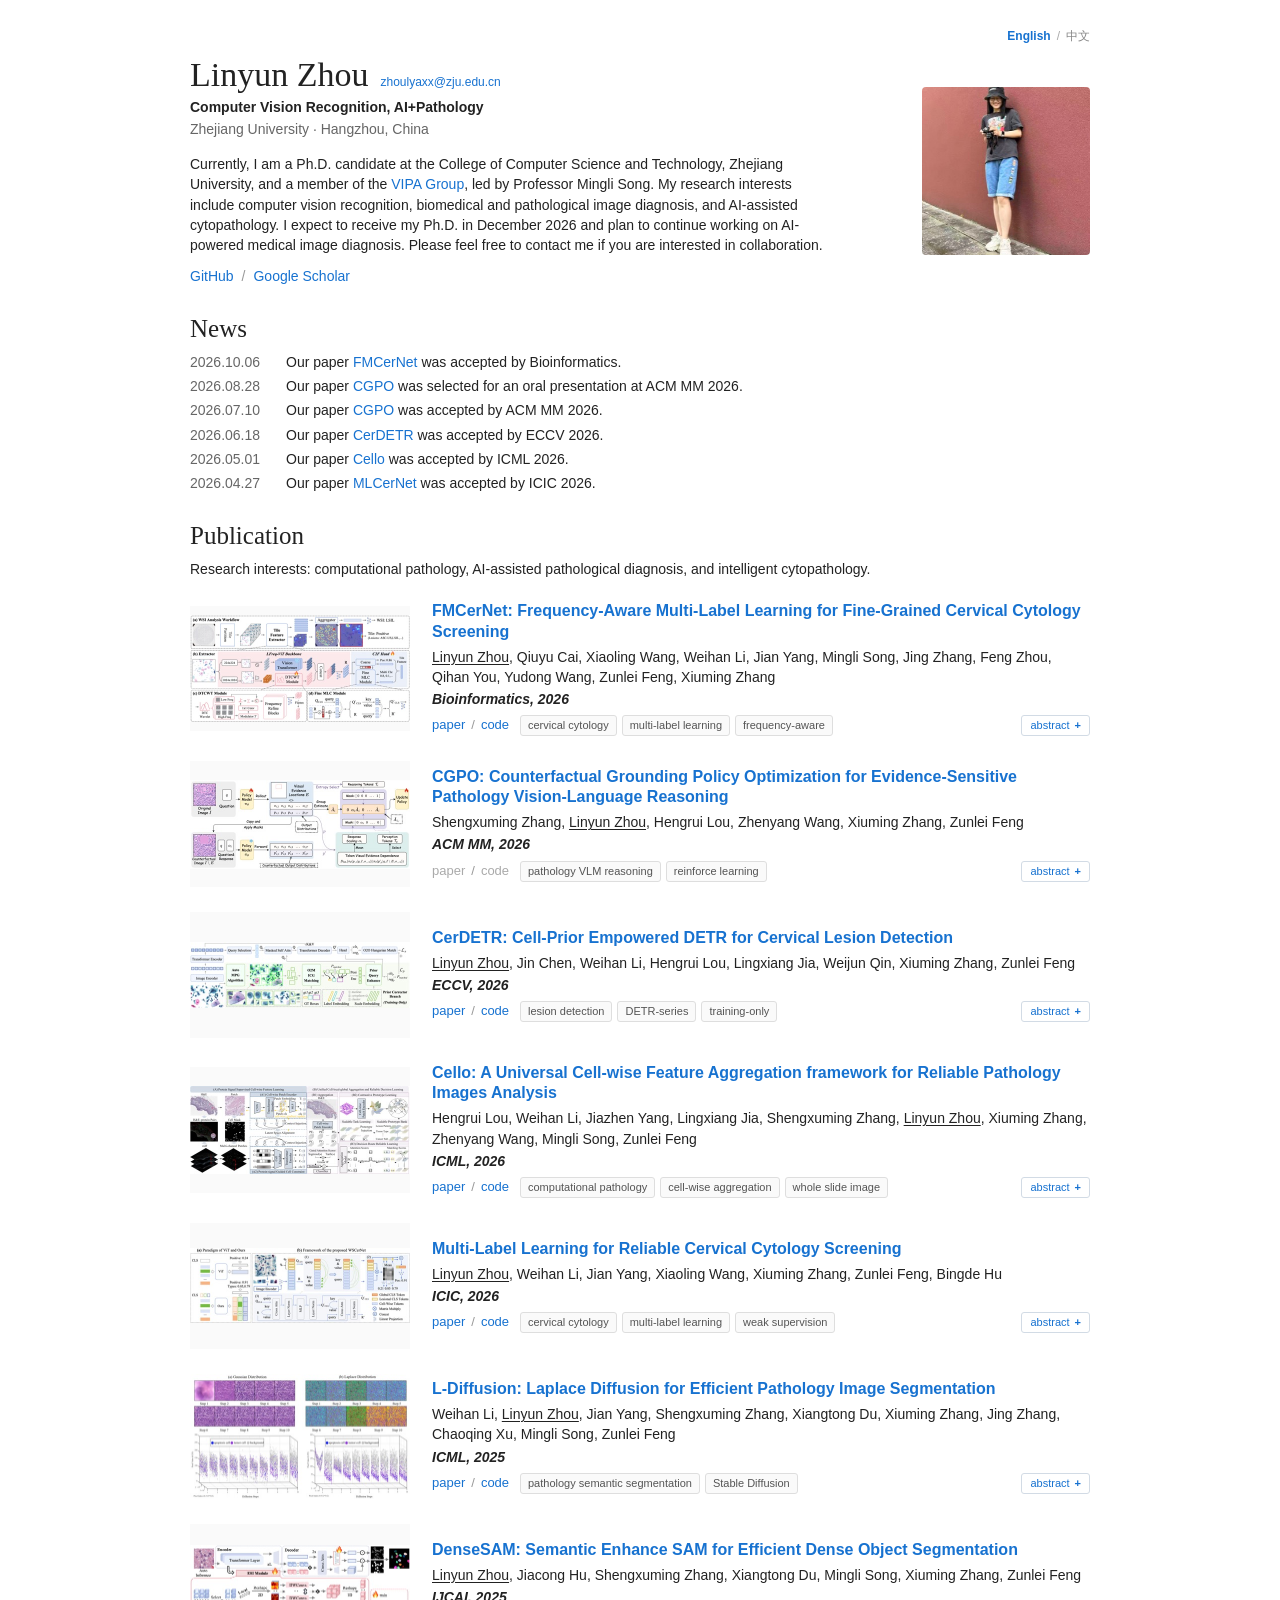
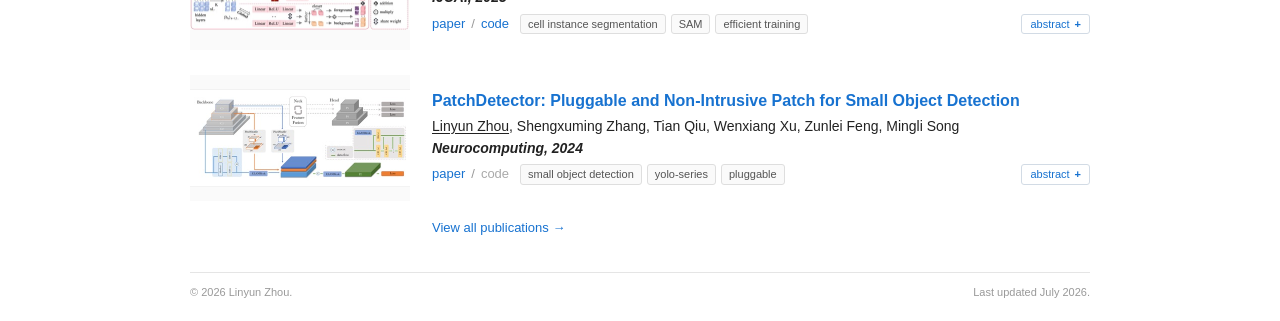
<file: index.html>
<!DOCTYPE html><html lang="en"><head><meta charSet="utf-8"/><meta name="viewport" content="width=device-width, initial-scale=1"/><link rel="preload" as="image" href="/avatar-thumbnail.jpg"/><link rel="preload" as="image" href="/projects/thumbnails/fmcernet.jpg"/><link rel="stylesheet" href="/_next/static/chunks/07cex6bpmpkcy.css" data-precedence="next"/><link rel="preload" as="script" fetchPriority="low" href="/_next/static/chunks/0ht900cau6_ur.js"/><script src="/_next/static/chunks/0r8nt2o8muejo.js" async=""></script><script src="/_next/static/chunks/07lhk_q6pmm3r.js" async=""></script><script src="/_next/static/chunks/turbopack-05c8c~j12fn14.js" async=""></script><script src="/_next/static/chunks/0dbhjjzl8qfwv.js" async=""></script><script src="/_next/static/chunks/0oc1-01xigkw9.js" async=""></script><title>Linyun Zhou Homepage</title><meta name="description" content="Research portfolio of Linyun Zhou, focusing on object detection, image segmentation, and medical imaging."/><link rel="author" href="https://github.com/imAzhou"/><meta name="author" content="Linyun Zhou"/><meta property="og:title" content="Linyun Zhou Homepage"/><meta property="og:description" content="Selected research in object detection, segmentation, and medical imaging."/><meta property="og:type" content="website"/><meta name="twitter:card" content="summary"/><meta name="twitter:title" content="Linyun Zhou Homepage"/><meta name="twitter:description" content="Selected research in object detection, segmentation, and medical imaging."/><link rel="icon" href="/icon.svg?icon.00i9zz4xi~-e_.svg" sizes="any" type="image/svg+xml"/><script src="/_next/static/chunks/03~yq9q893hmn.js" noModule=""></script></head><body><div hidden=""><!--$--><!--/$--></div><main class="page-shell"><div class="language-switch" role="group" aria-label="Language"><button class="active" aria-pressed="true">English</button><span>/</span><button class="" aria-pressed="false">中文</button></div><header class="profile"><div class="profile-copy"><div class="name-line"><h1>Linyun Zhou</h1><a class="name-email" href="mailto:zhoulyaxx@zju.edu.cn">zhoulyaxx@zju.edu.cn</a></div><p class="role">Computer Vision Recognition, AI+Pathology</p><p class="affiliation">Zhejiang University · Hangzhou, China</p><p class="bio">Currently, I am a Ph.D. candidate at the College of Computer Science and Technology, Zhejiang University, and a member of the <a href="https://www.vipazoo.cn/" target="_blank" rel="noreferrer">VIPA Group</a>, led by Professor Mingli Song. My research interests include computer vision recognition, biomedical and pathological image diagnosis, and AI-assisted cytopathology. I expect to receive my Ph.D. in December 2026 and plan to continue working on AI-powered medical image diagnosis. Please feel free to contact me if you are interested in collaboration.</p><p class="profile-links"><a href="https://github.com/imAzhou" target="_blank" rel="noreferrer">GitHub</a><span>/</span><a href="https://scholar.google.com.sg/citations?hl=zh-CN&amp;user=ndx7BsIAAAAJ" target="_blank" rel="noreferrer">Google Scholar</a></p></div><button class="portrait" type="button" aria-label="View portrait"><img src="/avatar-thumbnail.jpg" alt="Portrait of Linyun Zhou" width="291" height="320"/></button></header><section class="news-section"><h2>News</h2><ul class="news-list"><li><time dateTime="2026-10-06">2026.10.06</time><span>Our paper <a href="#publication-7">FMCerNet</a> was accepted by Bioinformatics.</span></li><li><time dateTime="2026-08-28">2026.08.28</time><span>Our paper <a href="#publication-0">CGPO</a> was selected for an oral presentation at ACM MM 2026.</span></li><li><time dateTime="2026-07-10">2026.07.10</time><span>Our paper <a href="#publication-0">CGPO</a> was accepted by ACM MM 2026.</span></li><li><time dateTime="2026-06-18">2026.06.18</time><span>Our paper <a href="https://link.springer.com/chapter/10.1007/978-3-032-37592-6_2" target="_blank" rel="noreferrer">CerDETR</a> was accepted by ECCV 2026.</span></li><li><time dateTime="2026-05-01">2026.05.01</time><span>Our paper <a href="https://icml.cc/virtual/2026/poster/66532" target="_blank" rel="noreferrer">Cello</a> was accepted by ICML 2026.</span></li><li><time dateTime="2026-04-27">2026.04.27</time><span>Our paper <a href="https://link.springer.com/chapter/10.1007/978-981-92-3495-0_5" target="_blank" rel="noreferrer">MLCerNet</a> was accepted by ICIC 2026.</span></li></ul></section><section class="research-section"><h2>Publication</h2><p class="research-intro">Research interests: computational pathology, AI-assisted pathological diagnosis, and intelligent cytopathology.</p><div class="publication-list"><article class="publication" id="publication-7"><a class="publication-image" href="/projects/FMCerNet.png" target="_blank" aria-label="FMCerNet: Frequency-Aware Multi-Label Learning for Fine-Grained Cervical Cytology Screening full figure"><img src="/projects/thumbnails/fmcernet.jpg" alt="FMCerNet: Frequency-Aware Multi-Label Learning for Fine-Grained Cervical Cytology Screening framework" loading="eager" decoding="async"/></a><div class="publication-copy"><h3><a href="https://academic.oup.com/bioinformatics/article/42/10/btag759/8943329?login=false" target="_blank" rel="noreferrer">FMCerNet: Frequency-Aware Multi-Label Learning for Fine-Grained Cervical Cytology Screening</a></h3><p class="authors"><span class="self-author">Linyun Zhou</span>, Qiuyu Cai, Xiaoling Wang, Weihan Li, Jian Yang, Mingli Song, Jing Zhang, Feng Zhou, Qihan You, Yudong Wang, Zunlei Feng, Xiuming Zhang</p><p class="venue">Bioinformatics, 2026</p><div class="publication-meta-row"><p class="publication-links"><a href="https://academic.oup.com/bioinformatics/article/42/10/btag759/8943329?login=false" target="_blank" rel="noreferrer">paper</a><span>/</span><a href="https://github.com/imAzhou/FMCerNet" target="_blank" rel="noreferrer">code</a></p><ul class="tag-list" aria-label="Research tags"><li>cervical cytology</li><li>multi-label learning</li><li>frequency-aware</li></ul><button class="abstract-toggle" type="button" aria-expanded="false" aria-controls="abstract-7">abstract<!-- --> <span aria-hidden="true">+</span></button></div></div></article><article class="publication" id="publication-0"><a class="publication-image" href="/projects/CGPO.png" target="_blank" aria-label="CGPO: Counterfactual Grounding Policy Optimization for Evidence-Sensitive Pathology Vision-Language Reasoning full figure"><img src="/projects/thumbnails/cgpo.jpg" alt="CGPO: Counterfactual Grounding Policy Optimization for Evidence-Sensitive Pathology Vision-Language Reasoning framework" loading="lazy" decoding="async"/></a><div class="publication-copy"><h3>CGPO: Counterfactual Grounding Policy Optimization for Evidence-Sensitive Pathology Vision-Language Reasoning</h3><p class="authors">Shengxuming Zhang, <span class="self-author">Linyun Zhou</span>, Hengrui Lou, Zhenyang Wang, Xiuming Zhang, Zunlei Feng</p><p class="venue">ACM MM, 2026</p><div class="publication-meta-row"><p class="publication-links"><span class="disabled-link" aria-disabled="true">paper</span><span>/</span><span class="disabled-link" aria-disabled="true">code</span></p><ul class="tag-list" aria-label="Research tags"><li>pathology VLM reasoning</li><li>reinforce learning</li></ul><button class="abstract-toggle" type="button" aria-expanded="false" aria-controls="abstract-0">abstract<!-- --> <span aria-hidden="true">+</span></button></div></div></article><article class="publication" id="publication-1"><a class="publication-image" href="/projects/cerdetr.png" target="_blank" aria-label="CerDETR: Cell-Prior Empowered DETR for Cervical Lesion Detection full figure"><img src="/projects/thumbnails/cerdetr.jpg" alt="CerDETR: Cell-Prior Empowered DETR for Cervical Lesion Detection framework" loading="lazy" decoding="async"/></a><div class="publication-copy"><h3><a href="https://link.springer.com/chapter/10.1007/978-3-032-37592-6_2" target="_blank" rel="noreferrer">CerDETR: Cell-Prior Empowered DETR for Cervical Lesion Detection</a></h3><p class="authors"><span class="self-author">Linyun Zhou</span>, Jin Chen, Weihan Li, Hengrui Lou, Lingxiang Jia, Weijun Qin, Xiuming Zhang, Zunlei Feng</p><p class="venue">ECCV, 2026</p><div class="publication-meta-row"><p class="publication-links"><a href="https://link.springer.com/chapter/10.1007/978-3-032-37592-6_2" target="_blank" rel="noreferrer">paper</a><span>/</span><a href="https://github.com/imAzhou/CerDETR" target="_blank" rel="noreferrer">code</a></p><ul class="tag-list" aria-label="Research tags"><li>lesion detection</li><li>DETR-series</li><li>training-only</li></ul><button class="abstract-toggle" type="button" aria-expanded="false" aria-controls="abstract-1">abstract<!-- --> <span aria-hidden="true">+</span></button></div></div></article><article class="publication" id="publication-3"><a class="publication-image" href="/projects/Cello.png" target="_blank" aria-label="Cello: A Universal Cell-wise Feature Aggregation framework for Reliable Pathology Images Analysis full figure"><img src="/projects/thumbnails/cello.jpg" alt="Cello: A Universal Cell-wise Feature Aggregation framework for Reliable Pathology Images Analysis framework" loading="lazy" decoding="async"/></a><div class="publication-copy"><h3><a href="https://icml.cc/virtual/2026/poster/66532" target="_blank" rel="noreferrer">Cello: A Universal Cell-wise Feature Aggregation framework for Reliable Pathology Images Analysis</a></h3><p class="authors">Hengrui Lou, Weihan Li, Jiazhen Yang, Lingxiang Jia, Shengxuming Zhang, <span class="self-author">Linyun Zhou</span>, Xiuming Zhang, Zhenyang Wang, Mingli Song, Zunlei Feng</p><p class="venue">ICML, 2026</p><div class="publication-meta-row"><p class="publication-links"><a href="https://icml.cc/virtual/2026/poster/66532" target="_blank" rel="noreferrer">paper</a><span>/</span><a href="https://anonymous.4open.science/r/Cello" target="_blank" rel="noreferrer">code</a></p><ul class="tag-list" aria-label="Research tags"><li>computational pathology</li><li>cell-wise aggregation</li><li>whole slide image</li></ul><button class="abstract-toggle" type="button" aria-expanded="false" aria-controls="abstract-3">abstract<!-- --> <span aria-hidden="true">+</span></button></div></div></article><article class="publication" id="publication-2"><a class="publication-image" href="/projects/MLCerNet.jpg" target="_blank" aria-label="Multi-Label Learning for Reliable Cervical Cytology Screening full figure"><img src="/projects/thumbnails/mlcernet.jpg" alt="Multi-Label Learning for Reliable Cervical Cytology Screening framework" loading="lazy" decoding="async"/></a><div class="publication-copy"><h3><a href="https://link.springer.com/chapter/10.1007/978-981-92-3495-0_5" target="_blank" rel="noreferrer">Multi-Label Learning for Reliable Cervical Cytology Screening</a></h3><p class="authors"><span class="self-author">Linyun Zhou</span>, Weihan Li, Jian Yang, Xiaoling Wang, Xiuming Zhang, Zunlei Feng, Bingde Hu</p><p class="venue">ICIC, 2026</p><div class="publication-meta-row"><p class="publication-links"><a href="https://link.springer.com/chapter/10.1007/978-981-92-3495-0_5" target="_blank" rel="noreferrer">paper</a><span>/</span><a href="https://github.com/imAzhou/MLCerNet" target="_blank" rel="noreferrer">code</a></p><ul class="tag-list" aria-label="Research tags"><li>cervical cytology</li><li>multi-label learning</li><li>weak supervision</li></ul><button class="abstract-toggle" type="button" aria-expanded="false" aria-controls="abstract-2">abstract<!-- --> <span aria-hidden="true">+</span></button></div></div></article><article class="publication" id="publication-4"><a class="publication-image" href="/projects/L-Diffusion.png" target="_blank" aria-label="L-Diffusion: Laplace Diffusion for Efficient Pathology Image Segmentation full figure"><img src="/projects/thumbnails/l-diffusion.jpg" alt="L-Diffusion: Laplace Diffusion for Efficient Pathology Image Segmentation framework" loading="lazy" decoding="async"/></a><div class="publication-copy"><h3><a href="https://proceedings.mlr.press/v267/li25ea.html" target="_blank" rel="noreferrer">L-Diffusion: Laplace Diffusion for Efficient Pathology Image Segmentation</a></h3><p class="authors">Weihan Li, <span class="self-author">Linyun Zhou</span>, Jian Yang, Shengxuming Zhang, Xiangtong Du, Xiuming Zhang, Jing Zhang, Chaoqing Xu, Mingli Song, Zunlei Feng</p><p class="venue">ICML, 2025</p><div class="publication-meta-row"><p class="publication-links"><a href="https://proceedings.mlr.press/v267/li25ea.html" target="_blank" rel="noreferrer">paper</a><span>/</span><a href="https://github.com/Lweihan/LDiffusion" target="_blank" rel="noreferrer">code</a></p><ul class="tag-list" aria-label="Research tags"><li>pathology semantic segmentation</li><li>Stable Diffusion</li></ul><button class="abstract-toggle" type="button" aria-expanded="false" aria-controls="abstract-4">abstract<!-- --> <span aria-hidden="true">+</span></button></div></div></article><article class="publication" id="publication-5"><a class="publication-image" href="/projects/densesam.png" target="_blank" aria-label="DenseSAM: Semantic Enhance SAM for Efficient Dense Object Segmentation full figure"><img src="/projects/thumbnails/densesam.jpg" alt="DenseSAM: Semantic Enhance SAM for Efficient Dense Object Segmentation framework" loading="lazy" decoding="async"/></a><div class="publication-copy"><h3><a href="https://www.ijcai.org/proceedings/2025/0889.pdf" target="_blank" rel="noreferrer">DenseSAM: Semantic Enhance SAM for Efficient Dense Object Segmentation</a></h3><p class="authors"><span class="self-author">Linyun Zhou</span>, Jiacong Hu, Shengxuming Zhang, Xiangtong Du, Mingli Song, Xiuming Zhang, Zunlei Feng</p><p class="venue">IJCAI, 2025</p><div class="publication-meta-row"><p class="publication-links"><a href="https://www.ijcai.org/proceedings/2025/0889.pdf" target="_blank" rel="noreferrer">paper</a><span>/</span><a href="https://github.com/imAzhou/DenseSAM" target="_blank" rel="noreferrer">code</a></p><ul class="tag-list" aria-label="Research tags"><li>cell instance segmentation</li><li>SAM</li><li>efficient training</li></ul><button class="abstract-toggle" type="button" aria-expanded="false" aria-controls="abstract-5">abstract<!-- --> <span aria-hidden="true">+</span></button></div></div></article><article class="publication" id="publication-6"><a class="publication-image" href="/projects/patchdetector.png" target="_blank" aria-label="PatchDetector: Pluggable and Non-Intrusive Patch for Small Object Detection full figure"><img src="/projects/thumbnails/patchdetector.jpg" alt="PatchDetector: Pluggable and Non-Intrusive Patch for Small Object Detection framework" loading="lazy" decoding="async"/></a><div class="publication-copy"><h3><a href="https://www.sciencedirect.com/science/article/pii/S0925231224004867" target="_blank" rel="noreferrer">PatchDetector: Pluggable and Non-Intrusive Patch for Small Object Detection</a></h3><p class="authors"><span class="self-author">Linyun Zhou</span>, Shengxuming Zhang, Tian Qiu, Wenxiang Xu, Zunlei Feng, Mingli Song</p><p class="venue">Neurocomputing, 2024</p><div class="publication-meta-row"><p class="publication-links"><a href="https://www.sciencedirect.com/science/article/pii/S0925231224004867" target="_blank" rel="noreferrer">paper</a><span>/</span><span class="disabled-link" aria-disabled="true">code</span></p><ul class="tag-list" aria-label="Research tags"><li>small object detection</li><li>yolo-series</li><li>pluggable</li></ul><button class="abstract-toggle" type="button" aria-expanded="false" aria-controls="abstract-6">abstract<!-- --> <span aria-hidden="true">+</span></button></div></div></article></div><p class="all-publications"><a href="https://scholar.google.com.sg/citations?hl=zh-CN&amp;user=ndx7BsIAAAAJ" target="_blank" rel="noreferrer">View all publications<!-- --> <span aria-hidden="true">→</span></a></p></section><footer><span>© <!-- -->2026<!-- --> Linyun Zhou.</span><span>Last updated July 2026.</span></footer></main><!--$--><!--/$--><script src="/_next/static/chunks/0ht900cau6_ur.js" id="_R_" async=""></script><script>(self.__next_f=self.__next_f||[]).push([0])</script><script>self.__next_f.push([1,"1:\"$Sreact.fragment\"\n2:I[39756,[\"/_next/static/chunks/0dbhjjzl8qfwv.js\"],\"default\"]\n3:I[37457,[\"/_next/static/chunks/0dbhjjzl8qfwv.js\"],\"default\"]\n4:I[47257,[\"/_next/static/chunks/0dbhjjzl8qfwv.js\"],\"ClientPageRoot\"]\n5:I[31713,[\"/_next/static/chunks/0dbhjjzl8qfwv.js\",\"/_next/static/chunks/0oc1-01xigkw9.js\"],\"default\"]\n8:I[97367,[\"/_next/static/chunks/0dbhjjzl8qfwv.js\"],\"OutletBoundary\"]\n9:\"$Sreact.suspense\"\nb:I[97367,[\"/_next/static/chunks/0dbhjjzl8qfwv.js\"],\"ViewportBoundary\"]\nd:I[97367,[\"/_next/static/chunks/0dbhjjzl8qfwv.js\"],\"MetadataBoundary\"]\nf:I[68027,[\"/_next/static/chunks/0dbhjjzl8qfwv.js\"],\"default\",1]\n:HL[\"/_next/static/chunks/07cex6bpmpkcy.css\",\"style\"]\n"])</script><script>self.__next_f.push([1,"0:{\"P\":null,\"c\":[\"\",\"\"],\"q\":\"\",\"i\":false,\"f\":[[[\"\",{\"children\":[\"__PAGE__\",{}]},\"$undefined\",\"$undefined\",16],[[\"$\",\"$1\",\"c\",{\"children\":[[[\"$\",\"link\",\"0\",{\"rel\":\"stylesheet\",\"href\":\"/_next/static/chunks/07cex6bpmpkcy.css\",\"precedence\":\"next\",\"crossOrigin\":\"$undefined\",\"nonce\":\"$undefined\"}],[\"$\",\"script\",\"script-0\",{\"src\":\"/_next/static/chunks/0dbhjjzl8qfwv.js\",\"async\":true,\"nonce\":\"$undefined\"}]],[\"$\",\"html\",null,{\"lang\":\"en\",\"children\":[\"$\",\"body\",null,{\"children\":[\"$\",\"$L2\",null,{\"parallelRouterKey\":\"children\",\"error\":\"$undefined\",\"errorStyles\":\"$undefined\",\"errorScripts\":\"$undefined\",\"template\":[\"$\",\"$L3\",null,{}],\"templateStyles\":\"$undefined\",\"templateScripts\":\"$undefined\",\"notFound\":[[[\"$\",\"title\",null,{\"children\":\"404: This page could not be found.\"}],[\"$\",\"div\",null,{\"style\":{\"fontFamily\":\"system-ui,\\\"Segoe UI\\\",Roboto,Helvetica,Arial,sans-serif,\\\"Apple Color Emoji\\\",\\\"Segoe UI Emoji\\\"\",\"height\":\"100vh\",\"textAlign\":\"center\",\"display\":\"flex\",\"flexDirection\":\"column\",\"alignItems\":\"center\",\"justifyContent\":\"center\"},\"children\":[\"$\",\"div\",null,{\"children\":[[\"$\",\"style\",null,{\"dangerouslySetInnerHTML\":{\"__html\":\"body{color:#000;background:#fff;margin:0}.next-error-h1{border-right:1px solid rgba(0,0,0,.3)}@media (prefers-color-scheme:dark){body{color:#fff;background:#000}.next-error-h1{border-right:1px solid rgba(255,255,255,.3)}}\"}}],[\"$\",\"h1\",null,{\"className\":\"next-error-h1\",\"style\":{\"display\":\"inline-block\",\"margin\":\"0 20px 0 0\",\"padding\":\"0 23px 0 0\",\"fontSize\":24,\"fontWeight\":500,\"verticalAlign\":\"top\",\"lineHeight\":\"49px\"},\"children\":404}],[\"$\",\"div\",null,{\"style\":{\"display\":\"inline-block\"},\"children\":[\"$\",\"h2\",null,{\"style\":{\"fontSize\":14,\"fontWeight\":400,\"lineHeight\":\"49px\",\"margin\":0},\"children\":\"This page could not be found.\"}]}]]}]}]],[]],\"forbidden\":\"$undefined\",\"unauthorized\":\"$undefined\"}]}]}]]}],{\"children\":[[\"$\",\"$1\",\"c\",{\"children\":[[\"$\",\"$L4\",null,{\"Component\":\"$5\",\"serverProvidedParams\":{\"searchParams\":{},\"params\":{},\"promises\":[\"$@6\",\"$@7\"]}}],[[\"$\",\"script\",\"script-0\",{\"src\":\"/_next/static/chunks/0oc1-01xigkw9.js\",\"async\":true,\"nonce\":\"$undefined\"}]],[\"$\",\"$L8\",null,{\"children\":[\"$\",\"$9\",null,{\"name\":\"Next.MetadataOutlet\",\"children\":\"$@a\"}]}]]}],{},null,false,null]},null,false,null],[\"$\",\"$1\",\"h\",{\"children\":[null,[\"$\",\"$Lb\",null,{\"children\":\"$Lc\"}],[\"$\",\"div\",null,{\"hidden\":true,\"children\":[\"$\",\"$Ld\",null,{\"children\":[\"$\",\"$9\",null,{\"name\":\"Next.Metadata\",\"children\":\"$Le\"}]}]}],null]}],false]],\"m\":\"$undefined\",\"G\":[\"$f\",[[\"$\",\"link\",\"0\",{\"rel\":\"stylesheet\",\"href\":\"/_next/static/chunks/07cex6bpmpkcy.css\",\"precedence\":\"next\",\"crossOrigin\":\"$undefined\",\"nonce\":\"$undefined\"}]]],\"S\":true,\"h\":null,\"s\":\"$undefined\",\"l\":\"$undefined\",\"p\":\"$undefined\",\"d\":\"$undefined\",\"b\":\"uVwEsGUFRrA0Fw1uPtj_C\"}\n"])</script><script>self.__next_f.push([1,"6:{}\n7:\"$0:f:0:1:1:children:0:props:children:0:props:serverProvidedParams:params\"\n"])</script><script>self.__next_f.push([1,"c:[[\"$\",\"meta\",\"0\",{\"charSet\":\"utf-8\"}],[\"$\",\"meta\",\"1\",{\"name\":\"viewport\",\"content\":\"width=device-width, initial-scale=1\"}]]\n"])</script><script>self.__next_f.push([1,"10:I[27201,[\"/_next/static/chunks/0dbhjjzl8qfwv.js\"],\"IconMark\"]\na:null\ne:[[\"$\",\"title\",\"0\",{\"children\":\"Linyun Zhou Homepage\"}],[\"$\",\"meta\",\"1\",{\"name\":\"description\",\"content\":\"Research portfolio of Linyun Zhou, focusing on object detection, image segmentation, and medical imaging.\"}],[\"$\",\"link\",\"2\",{\"rel\":\"author\",\"href\":\"https://github.com/imAzhou\"}],[\"$\",\"meta\",\"3\",{\"name\":\"author\",\"content\":\"Linyun Zhou\"}],[\"$\",\"meta\",\"4\",{\"property\":\"og:title\",\"content\":\"Linyun Zhou Homepage\"}],[\"$\",\"meta\",\"5\",{\"property\":\"og:description\",\"content\":\"Selected research in object detection, segmentation, and medical imaging.\"}],[\"$\",\"meta\",\"6\",{\"property\":\"og:type\",\"content\":\"website\"}],[\"$\",\"meta\",\"7\",{\"name\":\"twitter:card\",\"content\":\"summary\"}],[\"$\",\"meta\",\"8\",{\"name\":\"twitter:title\",\"content\":\"Linyun Zhou Homepage\"}],[\"$\",\"meta\",\"9\",{\"name\":\"twitter:description\",\"content\":\"Selected research in object detection, segmentation, and medical imaging.\"}],[\"$\",\"link\",\"10\",{\"rel\":\"icon\",\"href\":\"/icon.svg?icon.00i9zz4xi~-e_.svg\",\"sizes\":\"any\",\"type\":\"image/svg+xml\"}],[\"$\",\"$L10\",\"11\",{}]]\n"])</script></body></html>
</file>
<file: _next/static/chunks/07cex6bpmpkcy.css>
@layer theme{:root,:host{--font-sans:ui-sans-serif, system-ui, sans-serif, "Apple Color Emoji", "Segoe UI Emoji", "Segoe UI Symbol", "Noto Color Emoji";--font-mono:ui-monospace, SFMono-Regular, Menlo, Monaco, Consolas, "Liberation Mono", "Courier New", monospace;--spacing:.25rem;--default-font-family:var(--font-sans);--default-mono-font-family:var(--font-mono)}}@layer base{*,:after,:before,::backdrop{box-sizing:border-box;border:0 solid;margin:0;padding:0}::file-selector-button{box-sizing:border-box;border:0 solid;margin:0;padding:0}html,:host{-webkit-text-size-adjust:100%;tab-size:4;line-height:1.5;font-family:var(--default-font-family,ui-sans-serif, system-ui, sans-serif, "Apple Color Emoji", "Segoe UI Emoji", "Segoe UI Symbol", "Noto Color Emoji");font-feature-settings:var(--default-font-feature-settings,normal);font-variation-settings:var(--default-font-variation-settings,normal);-webkit-tap-highlight-color:transparent}hr{height:0;color:inherit;border-top-width:1px}abbr:where([title]){-webkit-text-decoration:underline dotted;text-decoration:underline dotted}h1,h2,h3,h4,h5,h6{font-size:inherit;font-weight:inherit}a{color:inherit;-webkit-text-decoration:inherit;-webkit-text-decoration:inherit;-webkit-text-decoration:inherit;-webkit-text-decoration:inherit;text-decoration:inherit}b,strong{font-weight:bolder}code,kbd,samp,pre{font-family:var(--default-mono-font-family,ui-monospace, SFMono-Regular, Menlo, Monaco, Consolas, "Liberation Mono", "Courier New", monospace);font-feature-settings:var(--default-mono-font-feature-settings,normal);font-variation-settings:var(--default-mono-font-variation-settings,normal);font-size:1em}small{font-size:80%}sub,sup{vertical-align:baseline;font-size:75%;line-height:0;position:relative}sub{bottom:-.25em}sup{top:-.5em}table{text-indent:0;border-color:inherit;border-collapse:collapse}:-moz-focusring{outline:auto}progress{vertical-align:baseline}summary{display:list-item}ol,ul,menu{list-style:none}img,svg,video,canvas,audio,iframe,embed,object{vertical-align:middle;display:block}img,video{max-width:100%;height:auto}button,input,select,optgroup,textarea{font:inherit;font-feature-settings:inherit;font-variation-settings:inherit;letter-spacing:inherit;color:inherit;opacity:1;background-color:#0000;border-radius:0}::file-selector-button{font:inherit;font-feature-settings:inherit;font-variation-settings:inherit;letter-spacing:inherit;color:inherit;opacity:1;background-color:#0000;border-radius:0}:where(select:is([multiple],[size])) optgroup{font-weight:bolder}:where(select:is([multiple],[size])) optgroup option{padding-inline-start:20px}::file-selector-button{margin-inline-end:4px}::placeholder{opacity:1}@supports (not ((-webkit-appearance:-apple-pay-button))) or (contain-intrinsic-size:1px){::placeholder{color:currentColor}@supports (color:color-mix(in lab, red, red)){::placeholder{color:color-mix(in oklab, currentcolor 50%, transparent)}}}textarea{resize:vertical}::-webkit-search-decoration{-webkit-appearance:none}::-webkit-date-and-time-value{min-height:1lh;text-align:inherit}::-webkit-datetime-edit{display:inline-flex}::-webkit-datetime-edit-fields-wrapper{padding:0}::-webkit-datetime-edit{padding-block:0}::-webkit-datetime-edit-year-field{padding-block:0}::-webkit-datetime-edit-month-field{padding-block:0}::-webkit-datetime-edit-day-field{padding-block:0}::-webkit-datetime-edit-hour-field{padding-block:0}::-webkit-datetime-edit-minute-field{padding-block:0}::-webkit-datetime-edit-second-field{padding-block:0}::-webkit-datetime-edit-millisecond-field{padding-block:0}::-webkit-datetime-edit-meridiem-field{padding-block:0}::-webkit-calendar-picker-indicator{line-height:1}:-moz-ui-invalid{box-shadow:none}button,input:where([type=button],[type=reset],[type=submit]){appearance:button}::file-selector-button{appearance:button}::-webkit-inner-spin-button{height:auto}::-webkit-outer-spin-button{height:auto}[hidden]:where(:not([hidden=until-found])){display:none!important}}@layer components;@layer utilities{.relative{position:relative}.static{position:static}.start{inset-inline-start:var(--spacing)}.contents{display:contents}.hidden{display:none}.table{display:table}}:root{--text:#222;--muted:#666;--link:#1772d0;--line:#e5e5e5}*{box-sizing:border-box}html{scroll-behavior:smooth}body{color:var(--text);-webkit-font-smoothing:antialiased;background:#fff;margin:0;font-family:Arial,Helvetica,PingFang SC,Microsoft YaHei,sans-serif;font-size:14px;line-height:1.45}a{color:var(--link);text-decoration:none}a:hover{text-decoration:underline}button{font:inherit}.page-shell{width:min(900px,100% - 40px);margin:0 auto;padding:26px 0 20px}.language-switch{color:#aaa;justify-content:flex-end;align-items:center;gap:6px;margin-bottom:8px;font-size:12px;display:flex}.language-switch button{color:#888;cursor:pointer;background:0 0;border:0;padding:2px 0}.language-switch button.active{color:var(--link);font-weight:700}.profile{grid-template-columns:1fr 190px;align-items:center;gap:38px;margin-bottom:28px;display:grid}.profile h1{margin:0;font-family:Georgia,Times New Roman,serif;font-size:34px;font-weight:500;line-height:1.15}.name-line{flex-wrap:wrap;align-items:baseline;gap:4px 12px;margin-bottom:3px;display:flex}.name-email{font-size:12px;font-weight:400}.role{margin:0 0 1px;font-weight:700}.affiliation{color:var(--muted);margin:0 0 15px}.bio{max-width:650px;margin:0 0 10px}.profile-links{gap:8px;margin:0;display:flex}.profile-links span,.publication-links span{color:#999}.portrait{aspect-ratio:1;cursor:zoom-in;background:#f3f3f3;border:0;border-radius:4px;justify-self:end;width:168px;padding:0;overflow:hidden}.portrait img{object-fit:cover;object-position:center;width:100%;height:100%;display:block}.portrait-modal{z-index:1000;cursor:zoom-out;background:#000c;place-items:center;padding:24px;display:grid;position:fixed;inset:0}.portrait-modal-content{cursor:default;max-width:min(92vw,900px);max-height:calc(100vh - 48px);position:relative}.portrait-modal-content img{object-fit:contain;border-radius:4px;max-width:100%;max-height:calc(100vh - 48px);display:block}.portrait-modal-close{z-index:1;color:#fff;cursor:pointer;background:#0000009e;border:0;border-radius:50%;place-items:center;width:34px;height:34px;padding:0 0 2px;font-size:25px;line-height:1;display:grid;position:absolute;top:8px;right:8px}.portrait-modal-close:hover{background:#000000d1}.portrait-modal-close:focus-visible{outline-offset:2px;outline:2px solid #fff}.news-section h2,.research-section h2{margin:0 0 8px;font-family:Georgia,Times New Roman,serif;font-size:25px;font-weight:500;line-height:1.2}.news-section{margin-bottom:27px}.news-list{gap:4px;margin:0;padding:0;list-style:none;display:grid}.news-list li{grid-template-columns:86px 1fr;gap:10px;display:grid}.news-list time{color:var(--muted);font-variant-numeric:tabular-nums}.research-intro{max-width:820px;margin:0 0 22px}.publication-list{gap:25px;display:grid}.publication{grid-template-columns:220px 1fr;align-items:center;gap:22px;display:grid}.publication-image{aspect-ratio:1.75;background:#fafafa;width:100%;display:block;overflow:hidden}.publication-image img{object-fit:contain;width:100%;height:100%;display:block}.publication-copy h3{color:var(--link);margin:0 0 4px;font-size:16px;font-weight:700;line-height:1.3}.authors{margin:0 0 2px}.self-author{text-underline-offset:2px;text-decoration:underline}.venue{margin:0 0 3px;font-style:italic;font-weight:700}.publication-meta-row{grid-template-columns:78px minmax(0,1fr) max-content;align-items:center;gap:10px;margin-top:6px;display:grid}.publication-links{white-space:nowrap;gap:6px;width:78px;margin:0;font-size:13px;display:flex}.publication-links .disabled-link{color:#aaa;cursor:default}.tag-list{flex-wrap:wrap;justify-content:flex-start;gap:5px;margin:0;padding:0;list-style:none;display:flex}.tag-list li{color:#555;background:#fafafa;border:1px solid #dedede;border-radius:3px;padding:2px 7px;font-size:11px;line-height:1.35}.abstract-toggle{color:var(--link);cursor:pointer;-webkit-user-select:none;user-select:none;background:#fff;border:1px solid #d2dbe5;border-radius:3px;align-items:center;gap:5px;padding:2px 8px;font-size:11px;line-height:1.35;display:inline-flex}.abstract-toggle span{font-weight:700}.abstract-text{color:#444;background:#fafcfe;border-left:2px solid #d7e3ef;margin:8px 0 0;padding:9px 11px;font-size:12px;line-height:1.5}.all-publications{margin:18px 0 0 242px;font-size:13px}footer{border-top:1px solid var(--line);color:#999;justify-content:space-between;gap:20px;margin-top:34px;padding-top:12px;font-size:11px;display:flex}@media (max-width:700px){.page-shell{width:min(100% - 28px,900px);padding-top:16px}.profile{grid-template-columns:1fr 120px;gap:20px}.portrait{width:112px;font-size:35px}.profile h1{font-size:29px}.publication{grid-template-columns:165px 1fr;gap:15px}.all-publications{margin-left:180px}}@media (max-width:520px){body{font-size:13px}.language-switch{margin-bottom:12px}.profile{grid-template-columns:92px 1fr;align-items:start}.profile-copy{grid-column:2}.portrait{grid-area:1/1;justify-self:start;width:88px;font-size:28px}.profile h1{font-size:25px}.affiliation{margin-bottom:10px}.publication{grid-template-columns:1fr;gap:9px}.publication-image{aspect-ratio:2.2}.publication-meta-row{gap:5px}.publication-links{font-size:12px}.tag-list{gap:3px}.tag-list li{padding:1px 4px;font-size:10px}.abstract-toggle{padding:2px 6px}.publication-list{gap:29px}.all-publications{margin:16px 0 0}footer{flex-direction:column;gap:2px}}
</file>
